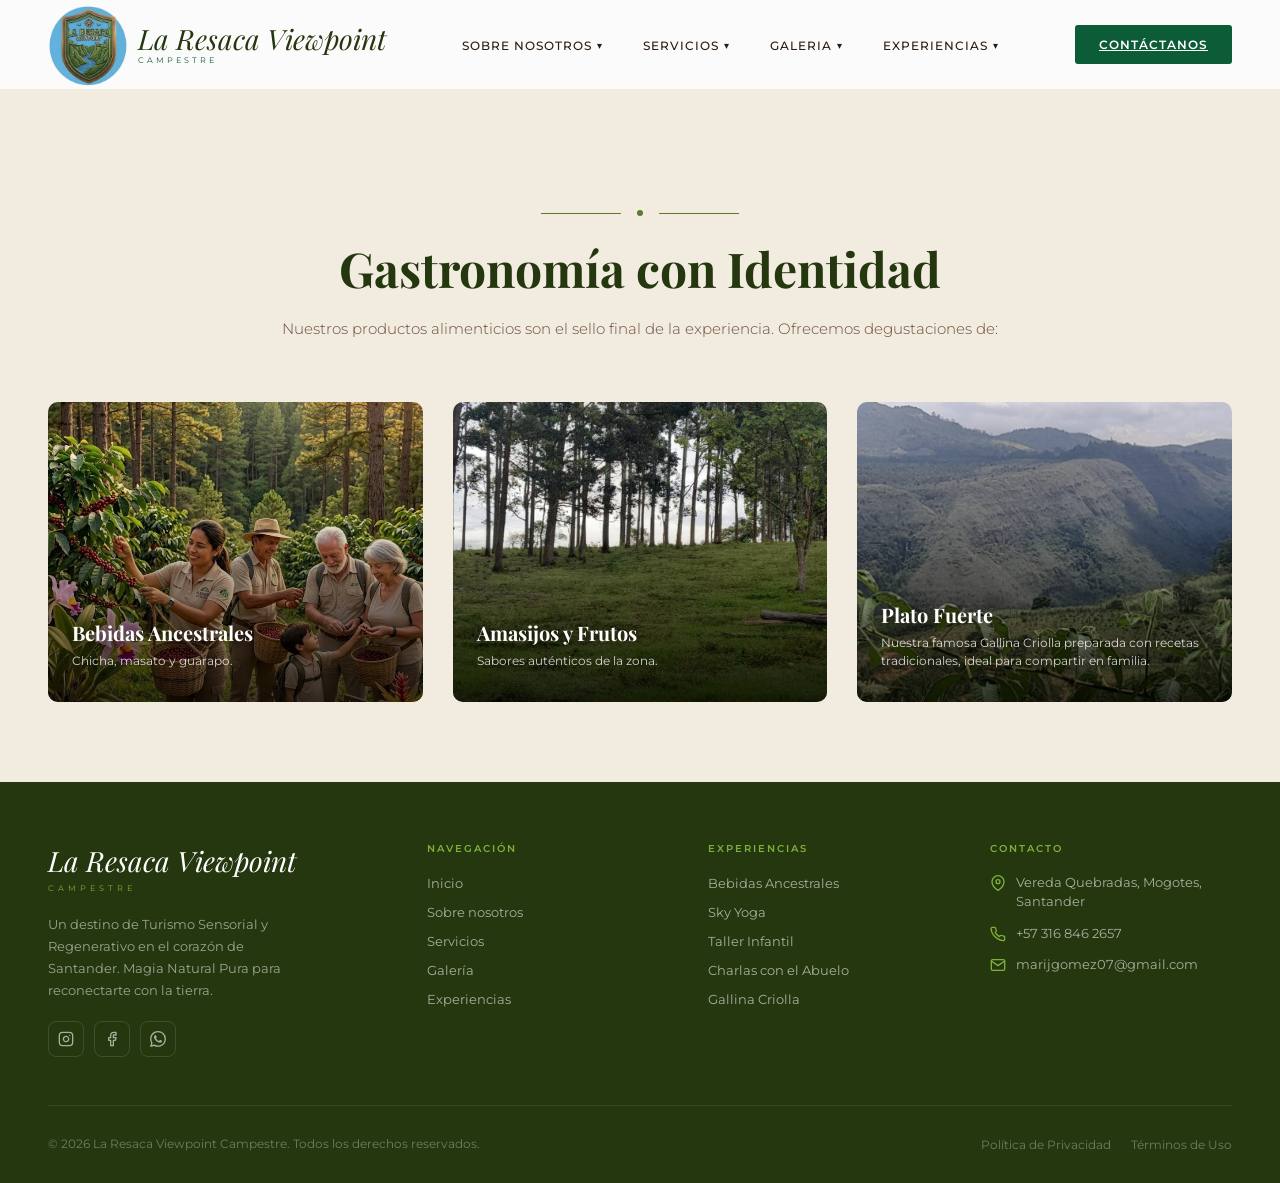
<file: experiencias.html>
<!DOCTYPE html>
<html lang="es">

<head>
  <meta charset="UTF-8">
  <meta name="viewport" content="width=device-width, initial-scale=1.0">
  <title>Experiencias - La Resaca Viewpoint</title>
  <link
    href="https://fonts.googleapis.com/css2?family=Playfair+Display:ital,wght@0,400;0,700;1,400&family=Cormorant+Garamond:wght@300;400;500&family=Montserrat:wght@300;400;500;600&display=swap"
    rel="stylesheet">
  <link rel="stylesheet" href="styles.css">
  <link rel="icon" href="img/logo.png" type="image/png">
  <script src="nav.js" defer></script>
</head>

<body>

  <!-- NAV -->
  <nav>
    <a href="index.html" class="nav-left" style="text-decoration: none;">
      <div class="logo-img">
        <img src="./img/logo.png" alt="La Resaca Viewpoint Logo">
      </div>
      <div class="nav-logo">
        <span class="logo-script">La Resaca Viewpoint</span>
        <span class="logo-sub">Campestre</span>
      </div>
    </a>

    <ul class="nav-links">
      <li><a href="sobre-nosotros.html" class="has-arrow">Sobre nosotros</a></li>
      <li><a href="servicios.html" class="has-arrow">Servicios</a></li>
      <li><a href="galeria.html" class="has-arrow">Galeria</a></li>
      <li><a href="experiencias.html" class="has-arrow">Experiencias</a></li>
    </ul>
    <a href="contacto.html" class="btn-reservar">Contáctanos</a>

    <button class="hamburger-btn" aria-label="Abrir menú" aria-expanded="false">
      <span class="hamburger-line"></span>
      <span class="hamburger-line"></span>
      <span class="hamburger-line"></span>
    </button>
  </nav>

  <!-- EXPERIENCIAS -->
  <section class="section-personaliza" id="experiencias" style="min-height: calc(100vh - 300px); padding-top: 120px;">
    <div class="ornament">
      <div class="ornament-dot"></div>
    </div>
    <h2 class="section-title">Gastronomía con Identidad</h2>
    <p class="section-subtitle">Nuestros productos alimenticios son el sello final de la experiencia. Ofrecemos
      degustaciones de:</p>

    <div class="experiences-grid">

      <div class="exp-card">
        <div class="exp-bg exp-bg-bebidas"></div>
        <div class="exp-overlay"></div>
        <div class="exp-content">
          <h3>Bebidas Ancestrales</h3>
          <p>Chicha, masato y guarapo.</p>
        </div>
      </div>

      <div class="exp-card">
        <div class="exp-bg exp-bg-amasijos"></div>
        <div class="exp-overlay" style="background: linear-gradient(0deg, rgba(0,0,0,0.75) 0%, transparent 60%)"></div>
        <div class="exp-content">
          <h3>Amasijos y Frutos</h3>
          <p>Sabores auténticos de la zona.</p>
          <div class="exp-price"><span></span></div>
        </div>
      </div>

      <div class="exp-card">
        <div class="exp-bg exp-bg-plato"></div>
        <div class="exp-overlay"></div>
        <div class="exp-content">
          <h3>Plato Fuerte</h3>
          <p>Nuestra famosa Gallina Criolla preparada con recetas tradicionales, ideal para compartir en familia.</p>
          <div class="exp-price"><span></span></div>
        </div>
      </div>

    </div>
  </section>

  <!-- FOOTER -->
  <footer class="site-footer">
    <div class="footer-inner">
      <div class="footer-brand">
        <span class="footer-logo">La Resaca Viewpoint</span>
        <span class="footer-tagline">Campestre</span>
        <p>Un destino de Turismo Sensorial y Regenerativo en el corazón de Santander. Magia Natural Pura para reconectarte con la tierra.</p>
        <div class="footer-social">
          <a href="#" aria-label="Instagram">
            <svg viewBox="0 0 24 24" fill="none" stroke="currentColor" stroke-width="2" stroke-linecap="round" stroke-linejoin="round"><rect x="2" y="2" width="20" height="20" rx="5" ry="5"></rect><path d="M16 11.37A4 4 0 1 1 12.63 8 4 4 0 0 1 16 11.37z"></path><line x1="17.5" y1="6.5" x2="17.51" y2="6.5"></line></svg>
          </a>
          <a href="#" aria-label="Facebook">
            <svg viewBox="0 0 24 24" fill="none" stroke="currentColor" stroke-width="2" stroke-linecap="round" stroke-linejoin="round"><path d="M18 2h-3a5 5 0 0 0-5 5v3H7v4h3v8h4v-8h3l1-4h-4V7a1 1 0 0 1 1-1h3z"></path></svg>
          </a>
          <a href="https://wa.me/573168462657" aria-label="WhatsApp" target="_blank" rel="noopener noreferrer">
            <svg viewBox="0 0 24 24" fill="currentColor"><path d="M17.472 14.382c-.297-.149-1.758-.867-2.03-.967-.273-.099-.471-.148-.67.15-.197.297-.767.966-.94 1.164-.173.199-.347.223-.644.075-.297-.15-1.255-.463-2.39-1.475-.883-.788-1.48-1.761-1.653-2.059-.173-.297-.018-.458.13-.606.134-.133.298-.347.446-.52.149-.174.198-.298.298-.497.099-.198.05-.371-.025-.52-.075-.149-.669-1.612-.916-2.207-.242-.579-.487-.5-.669-.51-.173-.008-.371-.01-.57-.01-.198 0-.52.074-.792.372-.272.297-1.04 1.016-1.04 2.479 0 1.462 1.065 2.875 1.213 3.074.149.198 2.096 3.2 5.077 4.487.709.306 1.262.489 1.694.625.712.227 1.36.195 1.871.118.571-.085 1.758-.719 2.006-1.413.248-.694.248-1.289.173-1.413-.074-.124-.272-.198-.57-.347m-5.421 7.403h-.004a9.87 9.87 0 01-5.031-1.378l-.361-.214-3.741.982.998-3.648-.235-.374a9.86 9.86 0 01-1.51-5.26c.001-5.45 4.436-9.884 9.888-9.884 2.64 0 5.122 1.03 6.988 2.898a9.825 9.825 0 012.893 6.994c-.003 5.45-4.437 9.884-9.885 9.884m8.413-18.297A11.815 11.815 0 0012.05 0C5.495 0 .16 5.335.157 11.892c0 2.096.547 4.142 1.588 5.945L.057 24l6.305-1.654a11.882 11.882 0 005.683 1.448h.005c6.554 0 11.89-5.335 11.893-11.893a11.821 11.821 0 00-3.48-8.413z"/></svg>
          </a>
        </div>
      </div>
      <div class="footer-col">
        <h4>Navegación</h4>
        <ul>
          <li><a href="index.html">Inicio</a></li>
          <li><a href="sobre-nosotros.html">Sobre nosotros</a></li>
          <li><a href="servicios.html">Servicios</a></li>
          <li><a href="galeria.html">Galería</a></li>
          <li><a href="experiencias.html">Experiencias</a></li>
        </ul>
      </div>
      <div class="footer-col">
        <h4>Experiencias</h4>
        <ul>
          <li><a href="#">Bebidas Ancestrales</a></li>
          <li><a href="#">Sky Yoga</a></li>
          <li><a href="#">Taller Infantil</a></li>
          <li><a href="#">Charlas con el Abuelo</a></li>
          <li><a href="#">Gallina Criolla</a></li>
        </ul>
      </div>
      <div class="footer-col">
        <h4>Contacto</h4>
        <div class="footer-contact-info">
          <div class="footer-contact-item">
            <svg viewBox="0 0 24 24" fill="none" stroke="currentColor" stroke-width="2" stroke-linecap="round" stroke-linejoin="round"><path d="M21 10c0 7-9 13-9 13s-9-6-9-13a9 9 0 0 1 18 0z"></path><circle cx="12" cy="10" r="3"></circle></svg>
            <span>Vereda Quebradas, Mogotes, Santander</span>
          </div>
          <div class="footer-contact-item">
            <svg viewBox="0 0 24 24" fill="none" stroke="currentColor" stroke-width="2" stroke-linecap="round" stroke-linejoin="round"><path d="M22 16.92v3a2 2 0 0 1-2.18 2 19.79 19.79 0 0 1-8.63-3.07A19.5 19.5 0 0 1 4.69 13a19.79 19.79 0 0 1-3.07-8.67A2 2 0 0 1 3.58 2h3a2 2 0 0 1 2 1.72c.127.96.361 1.903.7 2.81a2 2 0 0 1-.45 2.11L7.91 9.91a16 16 0 0 0 6.06 6.06l1.27-1.27a2 2 0 0 1 2.11-.45c.907.339 1.85.573 2.81.7A2 2 0 0 1 22 16.92z"></path></svg>
            <a href="tel:+573168462657">+57 316 846 2657</a>
          </div>
          <div class="footer-contact-item">
            <svg viewBox="0 0 24 24" fill="none" stroke="currentColor" stroke-width="2" stroke-linecap="round" stroke-linejoin="round"><path d="M4 4h16c1.1 0 2 .9 2 2v12c0 1.1-.9 2-2 2H4c-1.1 0-2-.9-2-2V6c0-1.1.9-2 2-2z"></path><polyline points="22,6 12,13 2,6"></polyline></svg>
            <a href="mailto:marijgomez07@gmail.com">marijgomez07@gmail.com</a>
          </div>
        </div>
      </div>
    </div>
    <div class="footer-bottom">
      <p>© 2026 La Resaca Viewpoint Campestre. Todos los derechos reservados.</p>
      <ul class="footer-bottom-links">
        <li><a href="#">Política de Privacidad</a></li>
        <li><a href="#">Términos de Uso</a></li>
      </ul>
    </div>
  </footer>


</body>
</html>
</file>
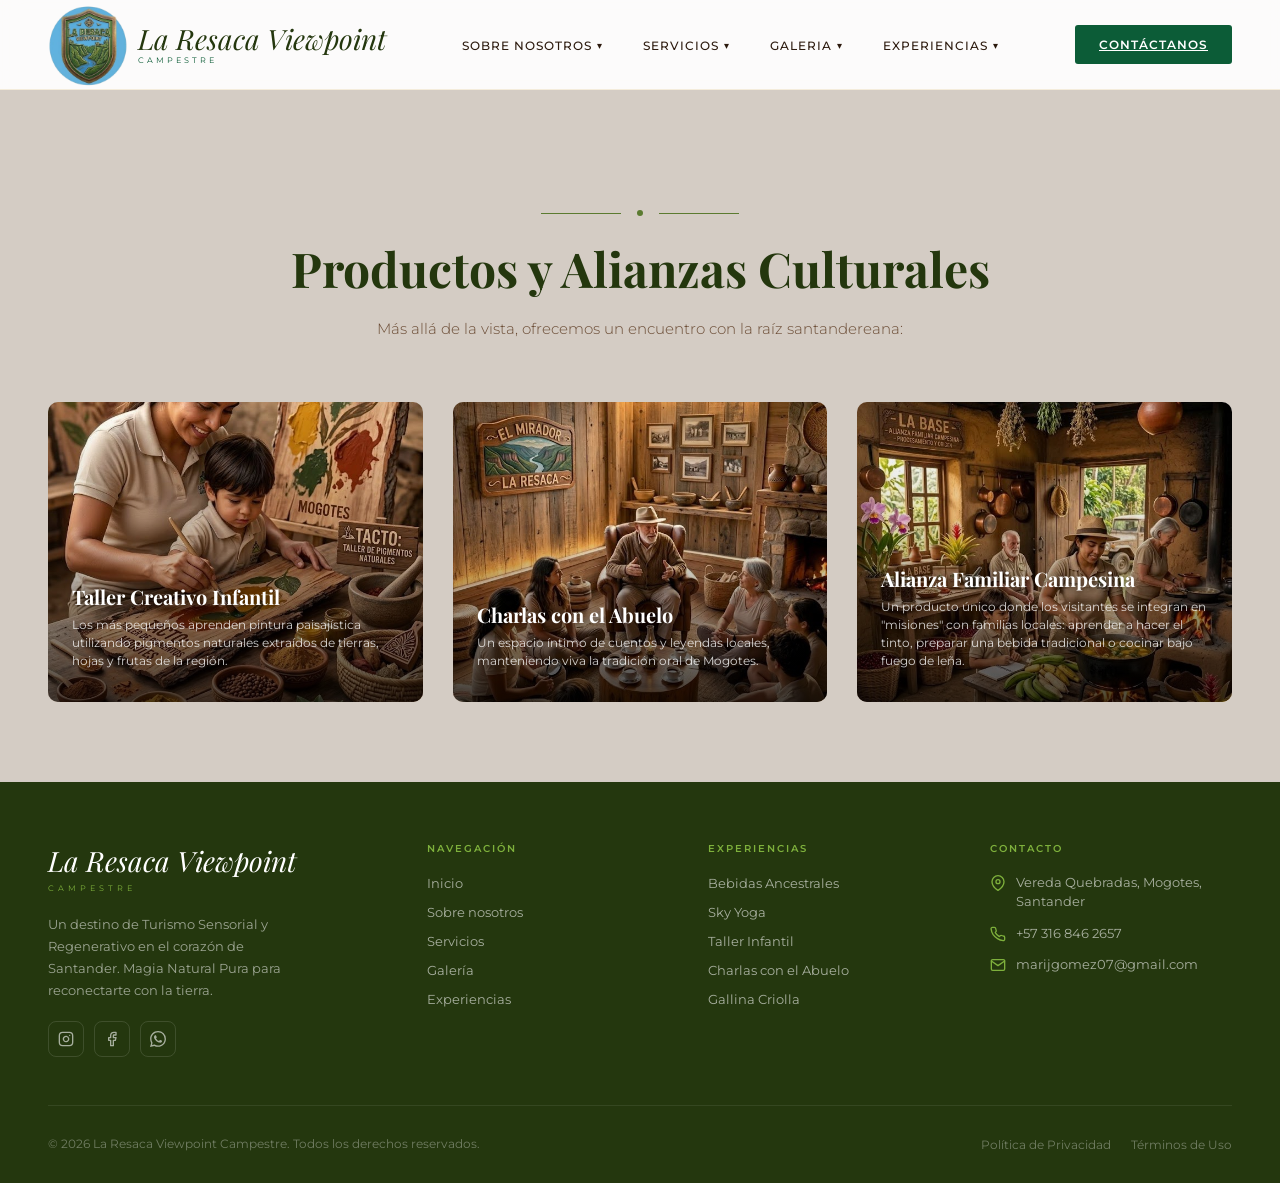
<file: servicios.html>
<!DOCTYPE html>
<html lang="es">

<head>
  <meta charset="UTF-8">
  <meta name="viewport" content="width=device-width, initial-scale=1.0">
  <title>Servicios - La Resaca Viewpoint</title>
  <link
    href="https://fonts.googleapis.com/css2?family=Playfair+Display:ital,wght@0,400;0,700;1,400&family=Cormorant+Garamond:wght@300;400;500&family=Montserrat:wght@300;400;500;600&display=swap"
    rel="stylesheet">
  <link rel="stylesheet" href="styles.css">
  <link rel="icon" href="img/logo.png" type="image/png">
  <script src="nav.js" defer></script>
</head>

<body>

  <!-- NAV -->
  <nav>
    <a href="index.html" class="nav-left" style="text-decoration: none;">
      <div class="logo-img">
        <img src="./img/logo.png" alt="La Resaca Viewpoint Logo">
      </div>
      <div class="nav-logo">
        <span class="logo-script">La Resaca Viewpoint</span>
        <span class="logo-sub">Campestre</span>
      </div>
    </a>

    <ul class="nav-links">
      <li><a href="sobre-nosotros.html" class="has-arrow">Sobre nosotros</a></li>
      <li><a href="servicios.html" class="has-arrow">Servicios</a></li>
      <li><a href="galeria.html" class="has-arrow">Galeria</a></li>
      <li><a href="experiencias.html" class="has-arrow">Experiencias</a></li>
    </ul>
    <a href="contacto.html" class="btn-reservar">Contáctanos</a>

    <button class="hamburger-btn" aria-label="Abrir menú" aria-expanded="false">
      <span class="hamburger-line"></span>
      <span class="hamburger-line"></span>
      <span class="hamburger-line"></span>
    </button>
  </nav>

  <!-- SERVICIOS -->
  <section class="section-personaliza1" id="servicios" style="min-height: calc(100vh - 300px); padding-top: 120px;">
    <div class="ornament">
      <div class="ornament-dot"></div>
    </div>
    <h2 class="section-title">Productos y Alianzas Culturales</h2>
    <p class="section-subtitle">Más allá de la vista, ofrecemos un encuentro con la raíz santandereana:</p>

    <div class="experiences-grid">

      <div class="exp-card">
        <div class="exp-bg exp-bg-taller"></div>
        <div class="exp-overlay"></div>
        <div class="exp-content">
          <h3>Taller Creativo Infantil</h3>
          <p>Los más pequeños aprenden pintura paisajística utilizando pigmentos naturales extraídos de tierras, hojas y
            frutas de la región.</p>
        </div>
      </div>

      <div class="exp-card">
        <div class="exp-bg exp-bg-charlas"></div>
        <div class="exp-overlay" style="background: linear-gradient(0deg, rgba(0,0,0,0.75) 0%, transparent 60%)"></div>
        <div class="exp-content">
          <h3>Charlas con el Abuelo</h3>
          <p>Un espacio íntimo de cuentos y leyendas locales, manteniendo viva la tradición oral de Mogotes.</p>
          <div class="exp-price"><span></span></div>
        </div>
      </div>

      <div class="exp-card">
        <div class="exp-bg exp-bg-alianza"></div>
        <div class="exp-overlay"></div>
        <div class="exp-content">
          <h3>Alianza Familiar Campesina</h3>
          <p>Un producto único donde los visitantes se integran en "misiones" con familias locales: aprender a hacer el
            tinto, preparar una bebida tradicional o cocinar bajo fuego de leña.</p>
          <div class="exp-price"><span></span></div>
        </div>
      </div>

    </div>
  </section>

  <!-- FOOTER -->
  <footer class="site-footer">
    <div class="footer-inner">
      <div class="footer-brand">
        <span class="footer-logo">La Resaca Viewpoint</span>
        <span class="footer-tagline">Campestre</span>
        <p>Un destino de Turismo Sensorial y Regenerativo en el corazón de Santander. Magia Natural Pura para reconectarte con la tierra.</p>
        <div class="footer-social">
          <a href="#" aria-label="Instagram">
            <svg viewBox="0 0 24 24" fill="none" stroke="currentColor" stroke-width="2" stroke-linecap="round" stroke-linejoin="round"><rect x="2" y="2" width="20" height="20" rx="5" ry="5"></rect><path d="M16 11.37A4 4 0 1 1 12.63 8 4 4 0 0 1 16 11.37z"></path><line x1="17.5" y1="6.5" x2="17.51" y2="6.5"></line></svg>
          </a>
          <a href="#" aria-label="Facebook">
            <svg viewBox="0 0 24 24" fill="none" stroke="currentColor" stroke-width="2" stroke-linecap="round" stroke-linejoin="round"><path d="M18 2h-3a5 5 0 0 0-5 5v3H7v4h3v8h4v-8h3l1-4h-4V7a1 1 0 0 1 1-1h3z"></path></svg>
          </a>
          <a href="https://wa.me/573168462657" aria-label="WhatsApp" target="_blank" rel="noopener noreferrer">
            <svg viewBox="0 0 24 24" fill="currentColor"><path d="M17.472 14.382c-.297-.149-1.758-.867-2.03-.967-.273-.099-.471-.148-.67.15-.197.297-.767.966-.94 1.164-.173.199-.347.223-.644.075-.297-.15-1.255-.463-2.39-1.475-.883-.788-1.48-1.761-1.653-2.059-.173-.297-.018-.458.13-.606.134-.133.298-.347.446-.52.149-.174.198-.298.298-.497.099-.198.05-.371-.025-.52-.075-.149-.669-1.612-.916-2.207-.242-.579-.487-.5-.669-.51-.173-.008-.371-.01-.57-.01-.198 0-.52.074-.792.372-.272.297-1.04 1.016-1.04 2.479 0 1.462 1.065 2.875 1.213 3.074.149.198 2.096 3.2 5.077 4.487.709.306 1.262.489 1.694.625.712.227 1.36.195 1.871.118.571-.085 1.758-.719 2.006-1.413.248-.694.248-1.289.173-1.413-.074-.124-.272-.198-.57-.347m-5.421 7.403h-.004a9.87 9.87 0 01-5.031-1.378l-.361-.214-3.741.982.998-3.648-.235-.374a9.86 9.86 0 01-1.51-5.26c.001-5.45 4.436-9.884 9.888-9.884 2.64 0 5.122 1.03 6.988 2.898a9.825 9.825 0 012.893 6.994c-.003 5.45-4.437 9.884-9.885 9.884m8.413-18.297A11.815 11.815 0 0012.05 0C5.495 0 .16 5.335.157 11.892c0 2.096.547 4.142 1.588 5.945L.057 24l6.305-1.654a11.882 11.882 0 005.683 1.448h.005c6.554 0 11.89-5.335 11.893-11.893a11.821 11.821 0 00-3.48-8.413z"/></svg>
          </a>
        </div>
      </div>
      <div class="footer-col">
        <h4>Navegación</h4>
        <ul>
          <li><a href="index.html">Inicio</a></li>
          <li><a href="sobre-nosotros.html">Sobre nosotros</a></li>
          <li><a href="servicios.html">Servicios</a></li>
          <li><a href="galeria.html">Galería</a></li>
          <li><a href="experiencias.html">Experiencias</a></li>
        </ul>
      </div>
      <div class="footer-col">
        <h4>Experiencias</h4>
        <ul>
          <li><a href="#">Bebidas Ancestrales</a></li>
          <li><a href="#">Sky Yoga</a></li>
          <li><a href="#">Taller Infantil</a></li>
          <li><a href="#">Charlas con el Abuelo</a></li>
          <li><a href="#">Gallina Criolla</a></li>
        </ul>
      </div>
      <div class="footer-col">
        <h4>Contacto</h4>
        <div class="footer-contact-info">
          <div class="footer-contact-item">
            <svg viewBox="0 0 24 24" fill="none" stroke="currentColor" stroke-width="2" stroke-linecap="round" stroke-linejoin="round"><path d="M21 10c0 7-9 13-9 13s-9-6-9-13a9 9 0 0 1 18 0z"></path><circle cx="12" cy="10" r="3"></circle></svg>
            <span>Vereda Quebradas, Mogotes, Santander</span>
          </div>
          <div class="footer-contact-item">
            <svg viewBox="0 0 24 24" fill="none" stroke="currentColor" stroke-width="2" stroke-linecap="round" stroke-linejoin="round"><path d="M22 16.92v3a2 2 0 0 1-2.18 2 19.79 19.79 0 0 1-8.63-3.07A19.5 19.5 0 0 1 4.69 13a19.79 19.79 0 0 1-3.07-8.67A2 2 0 0 1 3.58 2h3a2 2 0 0 1 2 1.72c.127.96.361 1.903.7 2.81a2 2 0 0 1-.45 2.11L7.91 9.91a16 16 0 0 0 6.06 6.06l1.27-1.27a2 2 0 0 1 2.11-.45c.907.339 1.85.573 2.81.7A2 2 0 0 1 22 16.92z"></path></svg>
            <a href="tel:+573168462657">+57 316 846 2657</a>
          </div>
          <div class="footer-contact-item">
            <svg viewBox="0 0 24 24" fill="none" stroke="currentColor" stroke-width="2" stroke-linecap="round" stroke-linejoin="round"><path d="M4 4h16c1.1 0 2 .9 2 2v12c0 1.1-.9 2-2 2H4c-1.1 0-2-.9-2-2V6c0-1.1.9-2 2-2z"></path><polyline points="22,6 12,13 2,6"></polyline></svg>
            <a href="mailto:marijgomez07@gmail.com">marijgomez07@gmail.com</a>
          </div>
        </div>
      </div>
    </div>
    <div class="footer-bottom">
      <p>© 2026 La Resaca Viewpoint Campestre. Todos los derechos reservados.</p>
      <ul class="footer-bottom-links">
        <li><a href="#">Política de Privacidad</a></li>
        <li><a href="#">Términos de Uso</a></li>
      </ul>
    </div>
  </footer>


</body>
</html>
</file>
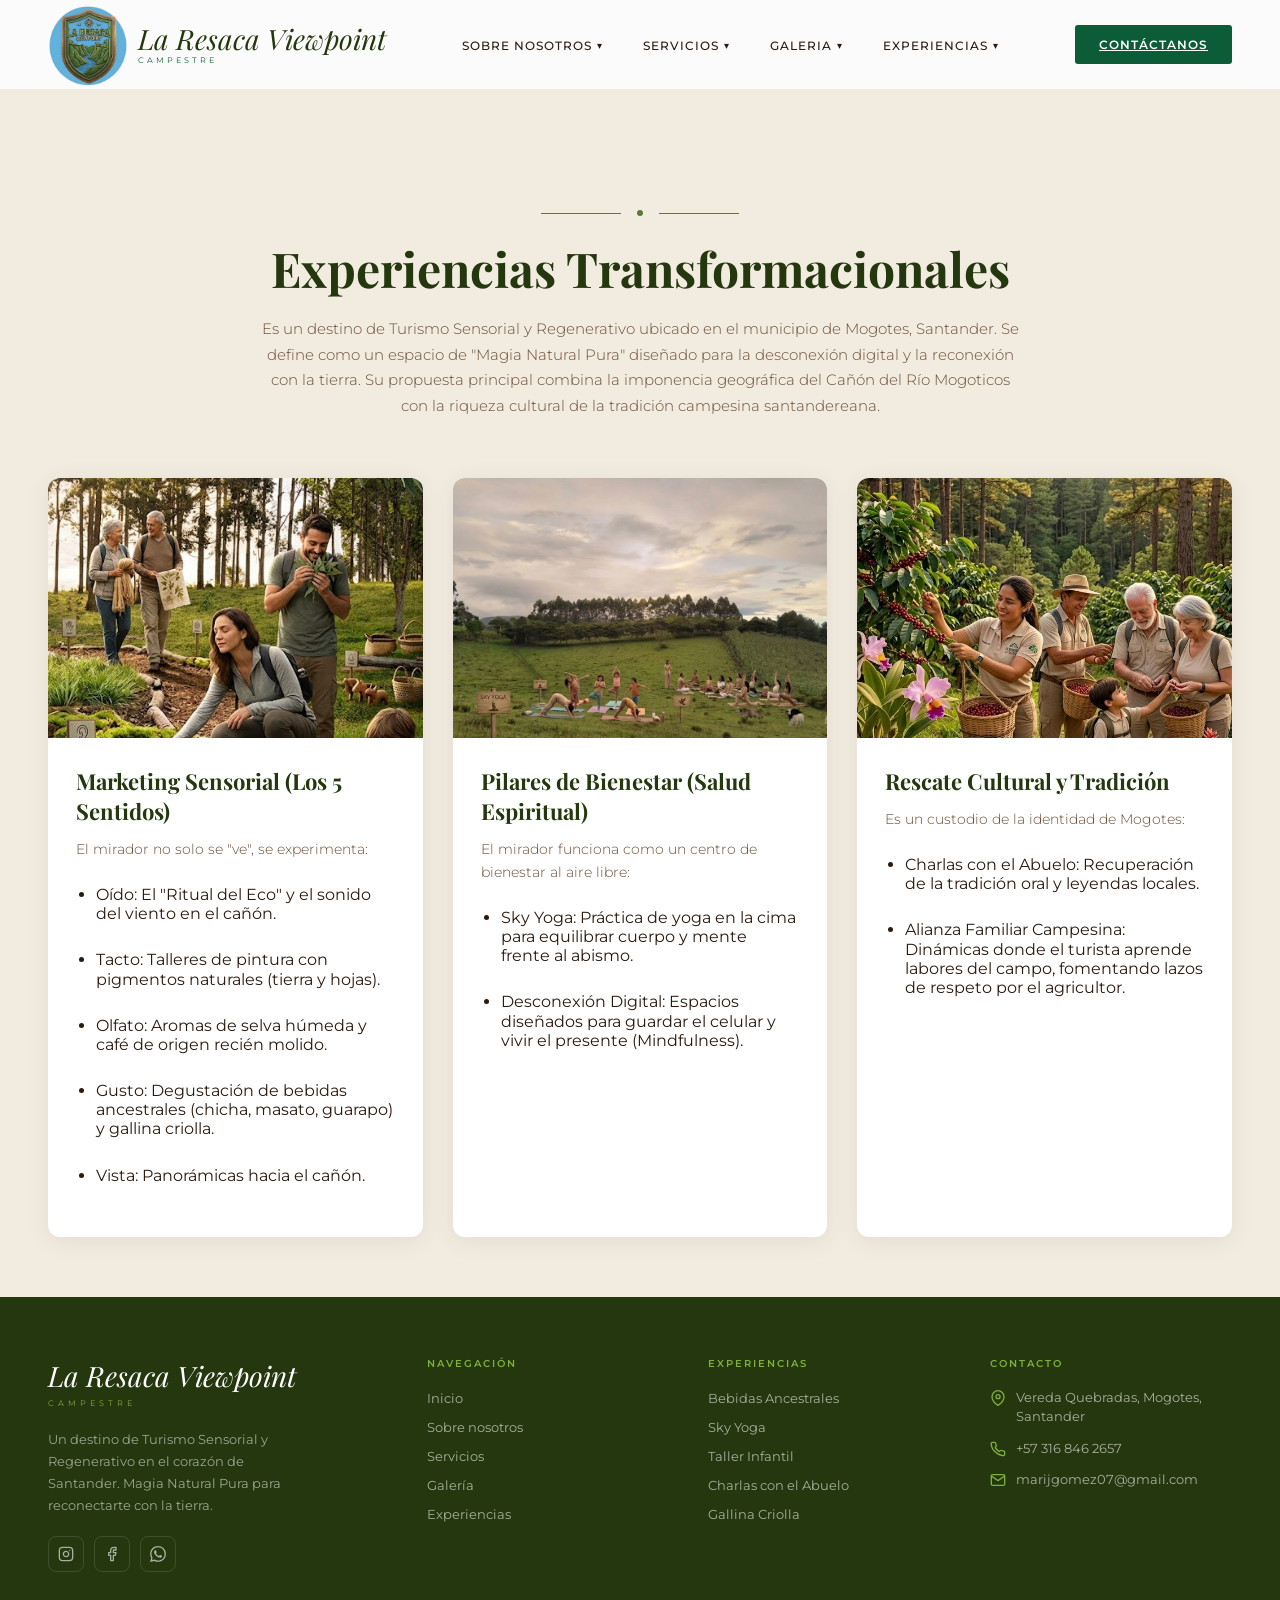
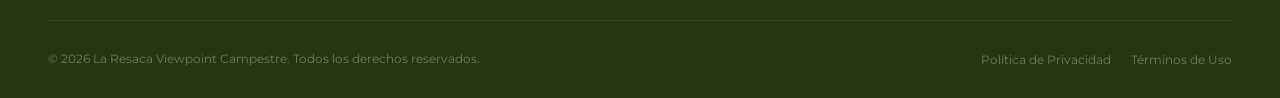
<file: sobre-nosotros.html>
<!DOCTYPE html>
<html lang="es">

<head>
  <meta charset="UTF-8">
  <meta name="viewport" content="width=device-width, initial-scale=1.0">
  <title>Sobre Nosotros - La Resaca Viewpoint</title>
  <link
    href="https://fonts.googleapis.com/css2?family=Playfair+Display:ital,wght@0,400;0,700;1,400&family=Cormorant+Garamond:wght@300;400;500&family=Montserrat:wght@300;400;500;600&display=swap"
    rel="stylesheet">
  <link rel="stylesheet" href="styles.css">
  <link rel="icon" href="img/logo.png" type="image/png">
  <script src="nav.js" defer></script>
</head>

<body>

  <!-- NAV -->
  <nav>
    <a href="index.html" class="nav-left" style="text-decoration: none;">
      <div class="logo-img">
        <img src="./img/logo.png" alt="La Resaca Viewpoint Logo">
      </div>
      <div class="nav-logo">
        <span class="logo-script">La Resaca Viewpoint</span>
        <span class="logo-sub">Campestre</span>
      </div>
    </a>

    <ul class="nav-links">
      <li><a href="sobre-nosotros.html" class="has-arrow">Sobre nosotros</a></li>
      <li><a href="servicios.html" class="has-arrow">Servicios</a></li>
      <li><a href="galeria.html" class="has-arrow">Galeria</a></li>
      <li><a href="experiencias.html" class="has-arrow">Experiencias</a></li>
    </ul>
    <a href="contacto.html" class="btn-reservar">Contáctanos</a>

    <button class="hamburger-btn" aria-label="Abrir menú" aria-expanded="false">
      <span class="hamburger-line"></span>
      <span class="hamburger-line"></span>
      <span class="hamburger-line"></span>
    </button>
  </nav>

  <!-- EXPERIENCIAS TRANSFORMACIONALES (SOBRE NOSOTROS) -->
  <section class="section-experiences" id="sobre-nosotros" style="min-height: calc(100vh - 300px); padding-top: 120px;">
    <div class="ornament">
      <div class="ornament-dot"></div>
    </div>
    <h2 class="section-title">Experiencias Transformacionales</h2>
    <p class="section-subtitle">Es un destino de Turismo Sensorial y Regenerativo ubicado en el municipio de Mogotes,
      Santander. Se define como un espacio de "Magia Natural Pura" diseñado para la desconexión digital y la reconexión
      con la tierra. Su propuesta principal combina la imponencia geográfica del Cañón del Río Mogoticos con la riqueza
      cultural de la tradición campesina santandereana.</p>

    <div class="cards-grid">

      <!-- Refugios -->
      <div class="card">
        <img class="card-img" src="./img/Experiencia sensorial.jpg" alt="Marketing Sensorial (Los 5 Sentidos)">
        <div class="card-body">
          <h3>Marketing Sensorial (Los 5 Sentidos)</h3>
          <p>El mirador no solo se "ve", se experimenta:</p>
          <ul>
            <li>Oído: El "Ritual del Eco" y el sonido del viento en el cañón.</li><br>
            <li>Tacto: Talleres de pintura con pigmentos naturales (tierra y hojas).</li><br>
            <li>Olfato: Aromas de selva húmeda y café de origen recién molido.</li><br>
            <li>Gusto: Degustación de bebidas ancestrales (chicha, masato, guarapo) y gallina criolla.</li><br>
            <li>Vista: Panorámicas hacia el cañón.
            </li>
          </ul>
        </div>
      </div>

      <!-- Gastronomía -->
      <div class="card">
        <img class="card-img" src="./img/Sky yoga.jpg" alt="Pilares de Bienestar (Salud Espiritual)">
        <div class="card-body">
          <h3>Pilares de Bienestar (Salud Espiritual)
          </h3>
          <p>
            El mirador funciona como un centro de bienestar al aire libre:</p>
          <ul>
            <li>Sky Yoga: Práctica de yoga en la cima para equilibrar cuerpo y mente frente al abismo.</li><br>
            <li>Desconexión Digital: Espacios diseñados para guardar el celular y vivir el presente (Mindfulness).</li>
          </ul>
        </div>
      </div>

      <!-- Bienestar -->
      <div class="card">
        <img class="card-img" src="./img/Alianza familiar campesina.jpg" alt="Rescate Cultural y Tradición">
        <div class="card-body">
          <h3>Rescate Cultural y Tradición</h3>
          <p>Es un custodio de la identidad de Mogotes:</p>
          <ul>
            <li>Charlas con el Abuelo: Recuperación de la tradición oral y leyendas locales.</li><br>
            <li>Alianza Familiar Campesina: Dinámicas donde el turista aprende labores del campo, fomentando lazos de
              respeto por el agricultor.</li>
          </ul>
        </div>
      </div>

    </div>
  </section>

  <!-- FOOTER -->
  <footer class="site-footer">
    <div class="footer-inner">
      <div class="footer-brand">
        <span class="footer-logo">La Resaca Viewpoint</span>
        <span class="footer-tagline">Campestre</span>
        <p>Un destino de Turismo Sensorial y Regenerativo en el corazón de Santander. Magia Natural Pura para reconectarte con la tierra.</p>
        <div class="footer-social">
          <a href="#" aria-label="Instagram">
            <svg viewBox="0 0 24 24" fill="none" stroke="currentColor" stroke-width="2" stroke-linecap="round" stroke-linejoin="round"><rect x="2" y="2" width="20" height="20" rx="5" ry="5"></rect><path d="M16 11.37A4 4 0 1 1 12.63 8 4 4 0 0 1 16 11.37z"></path><line x1="17.5" y1="6.5" x2="17.51" y2="6.5"></line></svg>
          </a>
          <a href="#" aria-label="Facebook">
            <svg viewBox="0 0 24 24" fill="none" stroke="currentColor" stroke-width="2" stroke-linecap="round" stroke-linejoin="round"><path d="M18 2h-3a5 5 0 0 0-5 5v3H7v4h3v8h4v-8h3l1-4h-4V7a1 1 0 0 1 1-1h3z"></path></svg>
          </a>
          <a href="https://wa.me/573168462657" aria-label="WhatsApp" target="_blank" rel="noopener noreferrer">
            <svg viewBox="0 0 24 24" fill="currentColor"><path d="M17.472 14.382c-.297-.149-1.758-.867-2.03-.967-.273-.099-.471-.148-.67.15-.197.297-.767.966-.94 1.164-.173.199-.347.223-.644.075-.297-.15-1.255-.463-2.39-1.475-.883-.788-1.48-1.761-1.653-2.059-.173-.297-.018-.458.13-.606.134-.133.298-.347.446-.52.149-.174.198-.298.298-.497.099-.198.05-.371-.025-.52-.075-.149-.669-1.612-.916-2.207-.242-.579-.487-.5-.669-.51-.173-.008-.371-.01-.57-.01-.198 0-.52.074-.792.372-.272.297-1.04 1.016-1.04 2.479 0 1.462 1.065 2.875 1.213 3.074.149.198 2.096 3.2 5.077 4.487.709.306 1.262.489 1.694.625.712.227 1.36.195 1.871.118.571-.085 1.758-.719 2.006-1.413.248-.694.248-1.289.173-1.413-.074-.124-.272-.198-.57-.347m-5.421 7.403h-.004a9.87 9.87 0 01-5.031-1.378l-.361-.214-3.741.982.998-3.648-.235-.374a9.86 9.86 0 01-1.51-5.26c.001-5.45 4.436-9.884 9.888-9.884 2.64 0 5.122 1.03 6.988 2.898a9.825 9.825 0 012.893 6.994c-.003 5.45-4.437 9.884-9.885 9.884m8.413-18.297A11.815 11.815 0 0012.05 0C5.495 0 .16 5.335.157 11.892c0 2.096.547 4.142 1.588 5.945L.057 24l6.305-1.654a11.882 11.882 0 005.683 1.448h.005c6.554 0 11.89-5.335 11.893-11.893a11.821 11.821 0 00-3.48-8.413z"/></svg>
          </a>
        </div>
      </div>
      <div class="footer-col">
        <h4>Navegación</h4>
        <ul>
          <li><a href="index.html">Inicio</a></li>
          <li><a href="sobre-nosotros.html">Sobre nosotros</a></li>
          <li><a href="servicios.html">Servicios</a></li>
          <li><a href="galeria.html">Galería</a></li>
          <li><a href="experiencias.html">Experiencias</a></li>
        </ul>
      </div>
      <div class="footer-col">
        <h4>Experiencias</h4>
        <ul>
          <li><a href="#">Bebidas Ancestrales</a></li>
          <li><a href="#">Sky Yoga</a></li>
          <li><a href="#">Taller Infantil</a></li>
          <li><a href="#">Charlas con el Abuelo</a></li>
          <li><a href="#">Gallina Criolla</a></li>
        </ul>
      </div>
      <div class="footer-col">
        <h4>Contacto</h4>
        <div class="footer-contact-info">
          <div class="footer-contact-item">
            <svg viewBox="0 0 24 24" fill="none" stroke="currentColor" stroke-width="2" stroke-linecap="round" stroke-linejoin="round"><path d="M21 10c0 7-9 13-9 13s-9-6-9-13a9 9 0 0 1 18 0z"></path><circle cx="12" cy="10" r="3"></circle></svg>
            <span>Vereda Quebradas, Mogotes, Santander</span>
          </div>
          <div class="footer-contact-item">
            <svg viewBox="0 0 24 24" fill="none" stroke="currentColor" stroke-width="2" stroke-linecap="round" stroke-linejoin="round"><path d="M22 16.92v3a2 2 0 0 1-2.18 2 19.79 19.79 0 0 1-8.63-3.07A19.5 19.5 0 0 1 4.69 13a19.79 19.79 0 0 1-3.07-8.67A2 2 0 0 1 3.58 2h3a2 2 0 0 1 2 1.72c.127.96.361 1.903.7 2.81a2 2 0 0 1-.45 2.11L7.91 9.91a16 16 0 0 0 6.06 6.06l1.27-1.27a2 2 0 0 1 2.11-.45c.907.339 1.85.573 2.81.7A2 2 0 0 1 22 16.92z"></path></svg>
            <a href="tel:+573168462657">+57 316 846 2657</a>
          </div>
          <div class="footer-contact-item">
            <svg viewBox="0 0 24 24" fill="none" stroke="currentColor" stroke-width="2" stroke-linecap="round" stroke-linejoin="round"><path d="M4 4h16c1.1 0 2 .9 2 2v12c0 1.1-.9 2-2 2H4c-1.1 0-2-.9-2-2V6c0-1.1.9-2 2-2z"></path><polyline points="22,6 12,13 2,6"></polyline></svg>
            <a href="mailto:marijgomez07@gmail.com">marijgomez07@gmail.com</a>
          </div>
        </div>
      </div>
    </div>
    <div class="footer-bottom">
      <p>© 2026 La Resaca Viewpoint Campestre. Todos los derechos reservados.</p>
      <ul class="footer-bottom-links">
        <li><a href="#">Política de Privacidad</a></li>
        <li><a href="#">Términos de Uso</a></li>
      </ul>
    </div>
  </footer>


</body>
</html>
</file>
<file: styles.css>
:root {
  /* ── PALETA DE COLORES PRINCIPAL (VERDES Y NATURALEZA) ── */
  --cream: #d4ccc4;
  --dark-brown: #24370e; /* Verde oscuro forestal */
  --dark-brown-rgb: 36, 55, 14;
  --warm-brown: #0c5c37; /* Verde esmeralda rico */
  --gold: #5b7b30;       /* Verde oliva */
  --light-gold: #7eb03c; /* Verde claro lima */
  --white: #ffffff;
  --white-rgb: 255, 255, 255;

  /* Colores del diseño original (marrones/dorados) conservados por referencia:
     --cream-orig: #f5f0e8;
     --dark-brown-orig: #3a1f0d;
     --warm-brown-orig: #7b3f1a;
     --gold-orig: #c8922a;
     --light-gold-orig: #e8b84b;
  */

  /* ── TIPOGRAFÍA Y TEXTO ── */
  --text: #2c1a0e;       /* Marrón muy oscuro */
  --text-light: #6b4c35; /* Marrón medio */
  --review-text: #5a3a25; /* Marrón para reseñas */

  /* ── COLORES DE ENFOQUE Y ACENTO DE FORMULARIOS ── */
  --primary-green: #5c753c; /* Verde medio para h1 y botones de formulario */
  --error-color: #d32f2f;   /* Rojo para mensajes de error */
  --focus-glow: rgba(212, 107, 130, 0.2); /* Sombra rosa suave de enfoque */
  --focus-glow-strong: rgba(212, 107, 130, 0.5);

  /* ── COLORES DE COMPONENTES Y FONDOS ── */
  --card-bg: #ffffff;
  --section-bg: #f2ece0;   /* Crema claro */
  --form-bg: #62B1DF;      /* Azul claro para el fondo del grid de contacto */
  --mobile-menu-bg: #faf7f2; /* Crema suave para el menú móvil desplegado */
  --nav-bg-opacity: rgba(255, 255, 255, 0.92);

  /* ── DETALLES Y DECORACIONES ── */
  --brand-gold: #c8922a;   /* Oro clásico del diseño original (usado en bordes) */
  --brand-gold-rgb: 200, 146, 42;
  --warm-gold: #c8a070;    /* Oro cálido / bronce (usado en botones y detalles) */
  --star-color: #f5a623;   /* Color de estrellas de reseñas */
  --border-light: #ddd;
  --border-medium: #ccc;

  /* ── ICONOS Y PLATAFORMAS SOCIALES ── */
  --tripadvisor-color: #00aa6c;
  --airbnb-color: #ff5a5f;
  --google-color: #4285f4;
  --booking-color: #003580;
  --whatsapp-color: #25d366;

  /* ── GRÁFICOS (CABAÑAS / HUTS) ── */
  --hut-roof: #2a1505;
  --hut-body: #1a0d03;

  /* ── DIMENSIONES ── */
  --nav-height: 90px;
}

* {
  margin: 0;
  padding: 0;
  box-sizing: border-box;
}

html {
  scroll-behavior: smooth;
}

body {
  font-family: 'Montserrat', sans-serif;
  background: var(--cream);
  color: var(--text);
  overflow-x: hidden;
}

h2 {
  color: var(--dark-brown)
}

/* ── NAV ── */
nav {
  position: sticky;
  top: 0;
  left: 0;
  right: 0;
  z-index: 1000;
  display: flex;
  align-items: center;
  justify-content: space-between;
  height: var(--nav-height);
  padding: 0 48px;
  background: var(--nav-bg-opacity);
  backdrop-filter: blur(10px);
  border-bottom: 1px solid rgba(var(--brand-gold-rgb), 0.15);
  transition: background 0.3s;
}

@media (min-width: 1496px) {
  nav {
    padding: 0 calc((100% - 1400px) / 2);
  }
}

.logo-img img {
  width: 80px;
  height: auto;
  display: flex;
}

.nav-left {
  display: flex;
  align-items: center;
  gap: 10px;
  flex-direction: row;
  flex-shrink: 0;
}

.nav-logo {
  display: flex;
  flex-direction: column;
  align-items: flex-start;
}

.nav-logo .logo-script {
  font-family: 'Playfair Display', serif;
  font-style: italic;
  font-size: 28px;
  color: var(--dark-brown);
  line-height: 1;
}

.nav-logo .logo-sub {
  font-size: 8px;
  letter-spacing: 3px;
  text-transform: uppercase;
  color: var(--warm-brown);
  margin-top: 2px;
}

.nav-links {
  display: flex;
  align-items: center;
  gap: 40px;
  list-style: none;
}

.nav-links a {
  text-decoration: none;
  font-size: 12px;
  letter-spacing: 1px;
  text-transform: uppercase;
  font-weight: 500;
  color: var(--text);
  transition: color 0.2s;
  display: inline-flex;
  align-items: center;
  white-space: nowrap;
}

.nav-links a:hover {
  color: var(--warm-brown);
}

.nav-links .has-arrow::after {
  content: '▾';
  font-size: 10px;
  margin-left: 5px;
  display: inline-block;
}

.btn-reservar {
  background: var(--warm-brown);
  color: white;
  border: none;
  padding: 12px 24px;
  font-size: 12px;
  font-family: 'Montserrat', sans-serif;
  font-weight: 600;
  letter-spacing: 1px;
  text-transform: uppercase;
  cursor: pointer;
  border-radius: 3px;
  transition: background 0.2s, transform 0.1s;
  flex-shrink: 0;
}

.btn-reservar:hover {
  background: var(--dark-brown);
  transform: translateY(-1px);
}

/* ── HAMBURGER BUTTON (Desktop) ── */
.hamburger-btn {
  display: none; /* Hidden by default on desktop */
  position: relative;
  width: 24px;
  height: 18px;
  background: transparent;
  border: none;
  cursor: pointer;
  z-index: 10005;
  padding: 0;
  flex-direction: column;
  justify-content: space-between;
}

.hamburger-line {
  display: block;
  width: 100%;
  height: 2px;
  background-color: var(--dark-brown);
  border-radius: 2px;
  transition: transform 0.3s cubic-bezier(0.25, 0.8, 0.25, 1), opacity 0.3s ease;
}



/* ── HERO ── */
/* .hero {
    position: relative;
    height: 100vh;
    min-height: 600px;
    display: flex; align-items: center; justify-content: center;
    overflow: hidden;
  }

  .hero-bg {
    position: absolute; inset: 0;
    background: linear-gradient(
      135deg,
      #1a0a00 0%,
      #36491d 20%,
      #4b6728 40%,
      #719442 60%,
      #98c460 75%,
      #5c8527 85%,
      #1a0800 100%
    );
  }

  

  /* Simulated pool/mountain silhouette overlay */
/* 
  
  .hero-overlay {
    position: absolute; inset: 0;
    background:
      radial-gradient(ellipse at 50% 110%, rgba(0,0,0,0.7) 0%, transparent 60%),
      radial-gradient(ellipse at 50% 0%, rgba(0,0,0,0.4) 0%, transparent 50%);
  } */

/* Mountain shapes using clip-path */
/* .mountain-left {
    position: absolute; bottom: 0; left: 0;
    width: 55%; height: 75%;
    background: linear-gradient(180deg, #1a0d00 0%, #0d0600 100%);
    clip-path: polygon(0 100%, 0 60%, 15% 30%, 30% 45%, 45% 15%, 60% 40%, 100% 0%, 100% 100%);
  }
  .mountain-right {
    position: absolute; bottom: 0; right: 0;
    width: 55%; height: 70%;
    background: linear-gradient(180deg, #150b00 0%, #0a0400 100%);
    clip-path: polygon(0 0%, 40% 35%, 55% 20%, 70% 40%, 85% 25%, 100% 45%, 100% 100%, 0 100%);
  }  */

/* Pool reflection */
/* .pool-area {
    position: absolute; bottom: 0; left: 0%; right: 0%; height: 35%;
    background: linear-gradient(180deg, rgb(66, 39, 13) 0%, rgba(20,10,5,0.9) 100%);
    border-top: 1px solid rgba(200,130,40,0.3);
  } */

/* Hut shapes */

.hero-content {
  background-image: linear-gradient(rgba(0, 0, 0, 0.5), rgba(0, 0, 0, 0.5)),
    url('./img/Foto de la finca 2.jpg');
  background-size: cover;
  background-repeat: no-repeat;
  background-position: center;
  min-height: calc(100vh - var(--nav-height));
  box-sizing: border-box;
  display: flex;
  flex-direction: column;
  justify-content: center;
  align-items: center;
  position: relative;
  z-index: 10;
  text-align: center;
  padding: 60px 24px 80px;
  /* Reduced from 120px to 60px to remove extra separation */
}



.hut {
  position: absolute;
  bottom: 35%;
}

.hut::before {
  content: '';
  display: block;
  width: 60px;
  height: 30px;
  background: var(--hut-roof);
  clip-path: polygon(0 100%, 50% 0%, 100% 100%);
  margin-bottom: -2px;
}

.hut::after {
  content: '';
  display: block;
  width: 40px;
  height: 20px;
  background: var(--hut-body);
  margin: 0 auto;
}

.hut-1 {
  left: 8%;
}

.hut-2 {
  left: 22%;
  transform: scale(1.3);
}

.hut-3 {
  right: 20%;
  transform: scale(1.1);
}

.hero-title {
  font-family: 'Playfair Display', serif;
  font-size: clamp(36px, 5vw, 68px);
  font-weight: 700;
  color: white;
  line-height: 1.15;
  text-shadow: 0 5px 20px rgba(0, 0, 0, 0.5);
  margin-bottom: 8px;
  animation: fadeUp 1s ease forwards;
  opacity: 0;
}

.hero-title span {
  color: var(--light-gold);
  display: block;
  text-shadow: 0 5px 20px rgba(0, 0, 0, 0.5);
}

@keyframes fadeUp {
  from {
    opacity: 0;
    transform: translateY(30px);
  }

  to {
    opacity: 1;
    transform: translateY(0);
  }
}

.hero-buttons {
  display: flex;
  gap: 16px;
  justify-content: center;
  margin-top: 40px;
  animation: fadeUp 1s 0.3s ease forwards;
  opacity: 0;
}

.btn-primary {
  background: var(--warm-brown);
  color: white;
  border: none;
  padding: 15px 30px;
  font-size: 13px;
  font-family: 'Montserrat', sans-serif;
  font-weight: 600;
  letter-spacing: 1px;
  cursor: pointer;
  border-radius: 3px;
  transition: all 0.2s;
}

.btn-primary:hover {
  background: var(--dark-brown);
  transform: translateY(-2px);
}

.btn-outline {
  background: transparent;
  color: white;
  border: 2px solid rgba(255, 255, 255, 0.8);
  padding: 15px 30px;
  font-size: 13px;
  font-family: 'Montserrat', sans-serif;
  font-weight: 600;
  letter-spacing: 1px;
  cursor: pointer;
  border-radius: 3px;
  transition: all 0.2s;
}

.btn-outline:hover {
  background: rgba(255, 255, 255, 0.15);
  transform: translateY(-2px);
}

.hero-scroll {
  position: absolute;
  bottom: 30px;
  left: 0;
  width: 100%;
  text-align: center;
  animation: fadeUp 1s 0.6s ease forwards;
}

.hero-scroll p {
  color: rgba(255, 255, 255, 0.7);
  font-size: 10px;
  letter-spacing: 3px;
  text-transform: uppercase;
  margin-bottom: 10px;
}

.scroll-circle {
  width: 60px;
  height: 60px;
  border: 2px solid rgba(255, 255, 255, 0.5);
  border-radius: 50%;
  display: flex;
  align-items: center;
  justify-content: center;
  margin: 0 auto;
  cursor: pointer;
  animation: bounce 2s infinite;
}

.hero-scroll p {
  font-size: 15px;
}

.scroll-circle::after {
  content: '↓';
  color: white;
  font-size: 36px;
}

@keyframes bounce {

  0%,
  100% {
    transform: translateY(0);
  }

  50% {
    transform: translateY(6px);
  }
}


/* ── EXPERIENCIAS TRANSFORMACIONALES ── */
.section-experiences {
  background: var(--section-bg);
  padding: 100px 48px 60px;
}

.section-title {
  font-family: 'Playfair Display', serif;
  font-size: clamp(28px, 4vw, 48px);
  font-weight: 700;
  color: var(--dark-brown);
  text-align: center;
  margin-bottom: 16px;
}

.section-subtitle {
  text-align: center;
  color: var(--text-light);
  font-size: 15px;
  font-weight: 300;
  max-width: 760px;
  margin: 0 auto 60px;
  line-height: 1.7;
}

.cards-grid {
  display: grid;
  grid-template-columns: repeat(3, 1fr);
  gap: 30px;
  max-width: 1400px;
  margin: 0 auto;
}

.card {
  background: var(--card-bg);
  border-radius: 12px;
  overflow: hidden;
  box-shadow: 0 4px 24px rgba(60, 20, 0, 0.08);
  transition: transform 0.3s, box-shadow 0.3s;
}

.card:hover {
  transform: translateY(-6px);
  box-shadow: 0 12px 40px rgba(60, 20, 0, 0.15);
}

.card-img {
  width: 100%;
  height: 260px;
  object-fit: cover;
  display: block;
  background: var(--warm-gold);
}

/* Placeholder gradient images */
.card-img-refugios {
  background: linear-gradient(135deg, #2d5016 0%, #4a7c25 40%, #8fad50 70%, #6b4a20 100%);
  height: 260px;
  position: relative;
  overflow: hidden;
}

.card-img-refugios::after {
  content: '';
  position: absolute;
  inset: 0;
  background: url("data:image/svg+xml,%3Csvg xmlns='http://www.w3.org/2000/svg' width='100' height='100'%3E%3Crect width='100' height='100' fill='none'/%3E%3C/svg%3E");
}

.card-img-gastro {
  background: linear-gradient(135deg, #1a0d00 0%, #4a2800 30%, #8b4513 60%, #c87940 100%);
  height: 260px;
}

.card-img-bienestar {
  background: linear-gradient(135deg, #2a1a08 0%, #6b4010 40%, #c89060 70%, #8b6040 100%);
  height: 260px;
}

.card-body {
  padding: 28px;
}

.card-body h3 {
  font-family: 'Playfair Display', serif;
  font-size: 22px;
  font-weight: 700;
  color: var(--dark-brown);
  margin-bottom: 12px;
}

.card-body p {
  font-size: 13.5px;
  color: var(--text-light);
  line-height: 1.7;
  margin-bottom: 24px;
  font-weight: 300;
}

/* mover un tab a la derecha */
.card-body ul {
  margin-bottom: 24px;
  margin-left: 20px;
}

/* menos espacio entre cada linea */

.card-body ul li {
  margin-bottom: 8px;
  line-height: 1.2;
}

.btn-card {
  display: block;
  background: var(--warm-brown);
  color: white;
  text-align: center;
  padding: 14px 20px;
  font-size: 12px;
  font-weight: 600;
  letter-spacing: 1px;
  text-transform: uppercase;
  border-radius: 4px;
  text-decoration: none;
  transition: background 0.2s;
}

.btn-card:hover {
  background: var(--dark-brown);
}

/* ── PERSONALIZA ── */
.section-personaliza {
  padding: 80px 48px;
  background: var(--section-bg);
}

.section-personaliza1 {
  padding: 80px 48px;
  background: var(--cream);
}

.experiences-grid {
  display: grid;
  grid-template-columns: repeat(3, 1fr);
  gap: 30px;
  max-width: 1400px;
  margin: 0 auto;
}

.exp-card {
  position: relative;
  border-radius: 10px;
  overflow: hidden;
  height: 300px;
  cursor: pointer;
  transition: transform 0.3s;
}

.exp-card:hover {
  transform: scale(1.02);
}

.exp-bg {
  position: absolute;
  inset: 0;
  transition: transform 0.4s;
}

.exp-card:hover .exp-bg {
  transform: scale(1.05);
}

.exp-bg-sendero {
  background: linear-gradient(180deg, #2a5a70 0%, #1a3a50 50%, #0d2030 100%);
}

.exp-bg-yoga {
  background: linear-gradient(180deg, #1a1a2e 0%, #2d2d50 50%, #0d0d1a 100%);
}

.exp-bg-sound {
  background: linear-gradient(180deg, #1a1010 0%, #3d1a1a 50%, #0d0808 100%);
}

.exp-bg-aguas {
  background: linear-gradient(180deg, #0a1a0a 0%, #1a3a1a 50%, #050d05 100%);
}

.exp-bg-ritual {
  background: linear-gradient(180deg, #1a0d20 0%, #2d1a3d 50%, #0d0510 100%);
}

.exp-bg-desayuno {
  background: linear-gradient(180deg, #1a3a1a 0%, #2d5a2d 50%, #0d200d 100%);
}

/* Clases de fondos de imagen premium */
.exp-bg-taller {
  background-image: url('./img/Taller creativo infantil Sky.jpg');
  background-size: cover;
  background-position: center;
}

.exp-bg-charlas {
  background-image: url('./img/Charlas con el abuelo.jpg');
  background-size: cover;
  background-position: center;
}

.exp-bg-alianza {
  background-image: url('./img/Alianza familiar campesina 2.jpg');
  background-size: cover;
  background-position: center;
}

.exp-bg-bebidas {
  background-image: url('./img/Alianza familiar campesina.jpg');
  background-size: cover;
  background-position: center;
}

.exp-bg-amasijos {
  background-image: url('./img/Foto de la finca 3.jpg');
  background-size: cover;
  background-position: center;
}

.exp-bg-plato {
  background-image: url('./img/Foto de la finca 5.jpg');
  background-size: cover;
  background-position: center;
}

.exp-overlay {
  position: absolute;
  inset: 0;
  background: linear-gradient(0deg, rgba(0, 0, 0, 0.7) 0%, rgba(0, 0, 0, 0.1) 60%, transparent 100%);
}

.exp-content {
  position: absolute;
  bottom: 0;
  left: 0;
  right: 0;
  padding: 24px;
}

.exp-content h3 {
  font-family: 'Playfair Display', serif;
  font-size: 20px;
  color: white;
  margin-bottom: 6px;
  text-shadow: 0 1px 8px rgba(0, 0, 0, 0.5);
  transition: color 0.3s ease;
}

.exp-content p {
  font-size: 12px;
  color: rgba(255, 255, 255, 0.8);
  line-height: 1.5;
  margin-bottom: 8px;
}

.exp-price {
  font-size: 14px;
  color: var(--light-gold);
  font-weight: 600;
}

.exp-price span {
  font-size: 11px;
  font-weight: 300;
  color: rgba(255, 255, 255, 0.7);
}

.exp-included {
  font-size: 12px;
  color: var(--light-gold);
  font-weight: 500;
}

.exp-included::before {
  content: '✓ ';
}

/* Active card highlight */
.exp-card.active .exp-content h3,
.exp-card:hover .exp-content h3 {
  color: var(--light-gold);
}

/* ── RESEÑAS ── */
.section-reviews {
  padding: 80px 48px;
  background: var(--cream);
}

.reviews-grid {
  display: grid;
  grid-template-columns: repeat(3, 1fr);
  gap: 30px;
  max-width: 1400px;
  margin: 0 auto 40px;
}

.review-card {
  background: white;
  border-radius: 12px;
  padding: 28px;
  box-shadow: 0 2px 16px rgba(60, 20, 0, 0.06);
}

.review-header {
  display: flex;
  justify-content: space-between;
  align-items: center;
  margin-bottom: 16px;
}

.stars {
  color: var(--star-color);
  font-size: 16px;
  letter-spacing: 2px;
}

.platform-badge {
  display: flex;
  align-items: center;
  gap: 6px;
  padding: 4px 10px;
  border-radius: 20px;
  font-size: 11px;
  font-weight: 600;
  letter-spacing: 0.5px;
}

.badge-tripadvisor {
  background: var(--tripadvisor-color);
  color: white;
}

.badge-airbnb {
  background: var(--airbnb-color);
  color: white;
}

.badge-google {
  background: var(--google-color);
  color: white;
}

.review-text {
  font-size: 13.5px;
  color: var(--review-text);
  line-height: 1.75;
  margin-bottom: 20px;
  font-weight: 300;
  font-style: italic;
}

.review-link {
  font-size: 12px;
  color: var(--warm-brown);
  text-decoration: none;
  font-weight: 500;
}

.review-author {
  margin-top: 16px;
}

.review-author strong {
  font-size: 13px;
  color: var(--dark-brown);
  font-weight: 600;
}

.review-author span {
  display: block;
  font-size: 12px;
  color: var(--text-light);
  margin-top: 2px;
}

.reviews-nav {
  display: flex;
  justify-content: center;
  gap: 12px;
  margin-bottom: 30px;
}

.nav-btn {
  width: 40px;
  height: 40px;
  border-radius: 50%;
  border: 1px solid var(--warm-gold);
  background: white;
  cursor: pointer;
  font-size: 14px;
  color: var(--warm-brown);
  transition: all 0.2s;
}

.nav-btn:hover {
  background: var(--warm-brown);
  color: white;
}

.verified-bar {
  text-align: center;
  font-size: 12px;
  color: var(--text-light);
  display: flex;
  align-items: center;
  justify-content: center;
  gap: 8px;
  flex-wrap: wrap;
}

.verified-bar a {
  text-decoration: none;
  font-weight: 600;
}

.verified-bar a.google-link {
  color: var(--google-color);
}

.verified-bar a.ta-link {
  color: var(--tripadvisor-color);
}

.verified-bar a.airbnb-link {
  color: var(--airbnb-color);
}

.verified-bar a.booking-link {
  color: var(--booking-color);
}

.verified-bar .dot {
  color: var(--warm-gold);
}




/* ===== Formulario de Contacto ===== */

.container {
  max-width: 800px;
  margin: 60px auto 100px;
  padding: 40px;
  background: var(--white);
  border-radius: 12px;
  box-shadow: 0 4px 24px rgba(60, 20, 0, 0.08);
}

h1 {
  color: var(--primary-green);
  text-align: center;
  margin-bottom: 30px;
}

/* ===Implemntar mensajes de error en el formulario */

.error-message {
  color: var(--error-color);
  /* Rojo oscuro para mejor contraste */
  font-size: 0.85rem;
  margin-top: 5px;
  display: none;
  /* Oculto por defecto */
}

/* Estilo para campos inválidos */
input:invalid,
textarea:invalid {
  border: 1px solid var(--primary-green);
  background-color: var(--cream);
  /* Fondo rojo claro */
}

/* Sistema de grid mejorado */
.form-grid {
  display: grid;
  grid-template-columns: 1fr 1fr;
  gap: 40px;
  background: var(--form-bg);
  padding: 40px;
  border-radius: 8px;
  box-shadow: 0 4px 6px rgba(0, 0, 0, 0.1);
}

.form-group.full-width {
  grid-column: span 2;
}

.form-group.mensaje-full-width,
.rating-container {
  grid-column: span 2;
}

label {
  display: block;
  margin-bottom: 8px;
  font-weight: 600;
  color: var(--text-light);
}

input[type="text"],
input[type="email"],
input[type="tel"],
textarea,
select {
  width: 100%;
  padding: 12px;
  border: 1px solid var(--border-light);
  border-radius: 4px;
  font-size: 16px;
  transition: border 0.3s ease;
}

input:focus,
textarea:focus {
  border-color: var(--primary-green);
  outline: none;
  box-shadow: 0 0 0 2px var(--focus-glow);
}

textarea {
  min-height: 120px;
  resize: vertical;
}

/* Estrellas de calificación mejoradas */
.rating-container {
  margin: 20px 0;
}

.rating-title {
  font-weight: 600;
  margin-bottom: 10px;
  color: var(--text-light);
}

.estrellas {
  display: flex;
  flex-direction: row-reverse;
  justify-content: flex-end;
}

.estrellas input {
  display: none;
}

.estrellas label {
  font-size: 30px;
  color: var(--gold);
  cursor: pointer;
  transition: color 0.3s ease;
  padding: 0 5px;
}

.estrellas input:checked~label {
  color: var(--light-gold);
}

.estrellas label:hover,
.estrellas label:hover~label {
  color: var(--dark-brown);
}

/* Botón mejorado */
button[type="submit"] {
  background-color: var(--primary-green);
  color: white;
  border: none;
  padding: 12px 24px;
  font-size: 16px;
  border-radius: 4px;
  cursor: pointer;
  transition: background-color 0.3s ease;
  grid-column: 1 / -1;
  justify-self: center;
  width: auto;
  min-width: 200px;
}

button[type="submit"]:hover {
  background-color: var(--warm-brown);
}

button[type="submit"]:focus {
  outline: none;
  box-shadow: 0 0 0 3px var(--focus-glow-strong);
}

error-message {
  color: red;
  font-size: 0.9em;
  margin-top: 5px;
  display: block;
}

.telefono-link {
  display: inline-flex;
  align-items: center;
  gap: 8px;
  color: white;
  text-decoration: none;
  font-weight: bold;
  transition: background-color 0.3s ease, padding 0.3s ease, border-radius 0.3s ease;
  padding: 5px 10px;
  border-radius: 6px;
}

.telefono-link:hover {
  background-color: rgba(255, 255, 255, 0.2);
}

.telefono-link i {
  font-size: 20px;
  color: var(--whatsapp-color);
}

.whatsapp-link {
  display: inline-flex;
  align-items: center;
  gap: 8px;
  color: white;
  text-decoration: none;
  font-weight: bold;
  transition: background-color 0.3s ease, padding 0.3s ease, border-radius 0.3s ease;
  padding: 5px 10px;
  border-radius: 6px;
}

.whatsapp-link:hover {
  background-color: rgba(255, 255, 255, 0.2);
}

.whatsapp-link i {
  font-size: 20px;
  color: var(--whatsapp-color);
}

.formulario {
  max-width: 600px;
  margin: auto;
}

input,
textarea {
  width: 100%;
  padding: 10px;
  margin: 10px 0;
  border: 1px solid var(--border-medium);
  border-radius: 5px;
  margin-bottom: 10px;
}





/* ── FOOTER PREMIUM ── */
.site-footer {
  background: var(--dark-brown);
  color: rgba(255, 255, 255, 0.7);
  padding: 60px 48px 30px;
}

.footer-inner {
  max-width: 1400px;
  margin: 0 auto;
  display: grid;
  grid-template-columns: 1.4fr 1fr 1fr 1fr;
  gap: 40px;
  padding-bottom: 48px;
  border-bottom: 1px solid rgba(255, 255, 255, 0.08);
}

.footer-brand .footer-logo {
  font-family: 'Playfair Display', serif;
  font-style: italic;
  font-size: 28px;
  color: #fff;
  display: block;
  margin-bottom: 4px;
}

.footer-brand .footer-tagline {
  font-size: 8px;
  letter-spacing: 4px;
  text-transform: uppercase;
  color: var(--light-gold);
  display: block;
  margin-bottom: 20px;
}

.footer-brand p {
  font-size: 13px;
  line-height: 1.7;
  color: rgba(255, 255, 255, 0.55);
  max-width: 260px;
}

.footer-col h4 {
  font-size: 10px;
  font-weight: 600;
  letter-spacing: 2px;
  text-transform: uppercase;
  color: var(--light-gold);
  margin-bottom: 18px;
}

.footer-col ul {
  list-style: none;
  display: flex;
  flex-direction: column;
  gap: 10px;
}

.footer-col ul li a {
  font-size: 13px;
  color: rgba(255, 255, 255, 0.6);
  text-decoration: none;
  transition: color 0.2s;
}

.footer-col ul li a:hover {
  color: var(--light-gold);
}

.footer-contact-info {
  display: flex;
  flex-direction: column;
  gap: 12px;
}

.footer-contact-item {
  display: flex;
  gap: 10px;
  align-items: flex-start;
}

.footer-contact-item svg {
  width: 16px;
  height: 16px;
  flex-shrink: 0;
  color: var(--light-gold);
  margin-top: 2px;
}

.footer-contact-item span,
.footer-contact-item a {
  font-size: 13px;
  color: rgba(255, 255, 255, 0.6);
  text-decoration: none;
  line-height: 1.5;
  transition: color 0.2s;
}

.footer-contact-item a:hover {
  color: var(--light-gold);
}

.footer-social {
  display: flex;
  gap: 10px;
  margin-top: 20px;
}

.footer-social a {
  width: 36px;
  height: 36px;
  border-radius: 8px;
  border: 1px solid rgba(255, 255, 255, 0.12);
  display: flex;
  align-items: center;
  justify-content: center;
  color: rgba(255, 255, 255, 0.6);
  text-decoration: none;
  transition: all 0.2s;
}

.footer-social a:hover {
  background: rgba(255, 255, 255, 0.08);
  border-color: var(--light-gold);
  color: var(--light-gold);
}

.footer-social svg {
  width: 16px;
  height: 16px;
}

.footer-bottom {
  max-width: 1400px;
  margin: 28px auto 0;
  display: flex;
  align-items: center;
  justify-content: space-between;
  flex-wrap: wrap;
  gap: 12px;
}

.footer-bottom p {
  font-size: 12px;
  color: rgba(255, 255, 255, 0.35);
}

.footer-bottom-links {
  display: flex;
  gap: 20px;
  list-style: none;
}

.footer-bottom-links a {
  font-size: 12px;
  color: rgba(255, 255, 255, 0.35);
  text-decoration: none;
  transition: color 0.2s;
}

.footer-bottom-links a:hover {
  color: var(--light-gold);
}

@media (max-width: 960px) {
  .footer-inner {
    grid-template-columns: 1fr 1fr;
  }
}

@media (max-width: 600px) {
  .footer-inner {
    grid-template-columns: 1fr;
  }

  .site-footer {
    padding: 40px 24px 24px;
  }

  .footer-bottom {
    flex-direction: column;
    align-items: flex-start;
    gap: 8px;
  }
}

/* ── DECORATIVE LINE ── */
.ornament {
  display: flex;
  align-items: center;
  justify-content: center;
  gap: 16px;
  margin-bottom: 20px;
}

.ornament::before,
.ornament::after {
  content: '';
  flex: 1;
  max-width: 80px;
  height: 1px;
  background: var(--gold);
}

.ornament-dot {
  width: 6px;
  height: 6px;
  background: var(--gold);
  border-radius: 50%;
}

/* ── IMAGE PLACEHOLDERS with visual texture ── */
.img-placeholder {
  display: flex;
  align-items: center;
  justify-content: center;
  font-size: 11px;
  letter-spacing: 2px;
  text-transform: uppercase;
  color: rgba(255, 255, 255, 0.4);
  font-weight: 300;
}

@media (max-width: 1250px) {
  nav {
    padding: 0 24px;
  }
  .nav-links {
    gap: 20px;
  }
  .nav-logo .logo-script {
    font-size: 22px;
  }
  .logo-img img {
    width: 65px;
  }
}

/* Responsive */
@media (max-width: 1080px) {
  nav {
    padding: 0 24px;
  }

  /* Ocultar enlaces y botón reservar en el nav cerrado en móvil */
  .nav-links {
    display: none;
  }

  nav:not(.menu-open) .btn-reservar {
    display: none;
  }

  /* Mostrar botón hamburguesa en móvil */
  .hamburger-btn {
    display: flex;
  }

  /* Estado del menú desplegado */
  nav.menu-open {
    position: fixed;
    top: 0;
    left: 0;
    width: 100vw;
    height: auto;
    max-height: 100vh;
    background: var(--mobile-menu-bg); /* Fondo crema muy suave y elegante */
    display: flex;
    flex-direction: column;
    justify-content: flex-start;
    align-items: flex-start;
    padding: 0 24px 30px;
    z-index: 9999;
    overflow-y: auto;
    animation: menuFadeIn 0.35s cubic-bezier(0.25, 1, 0.5, 1) forwards;
    border-bottom: 1px solid rgba(var(--brand-gold-rgb), 0.15);
    box-shadow: 0 10px 30px rgba(60, 20, 0, 0.08);
  }

  /* Fila superior con logo y botón hamburguesa en menú abierto */
  nav.menu-open .nav-left {
    height: var(--nav-height);
    display: flex;
    align-items: center;
    width: 100%;
  }

  nav.menu-open .hamburger-btn {
    position: absolute;
    top: 36px; /* Centrado vertical en el nav-height (90px) */
    right: 24px;
  }

  /* Animación de Hamburguesa a X */
  nav.menu-open .hamburger-btn .hamburger-line:nth-child(1) {
    transform: translateY(8px) rotate(45deg);
  }

  nav.menu-open .hamburger-btn .hamburger-line:nth-child(2) {
    opacity: 0;
    transform: translateX(-10px);
  }

  nav.menu-open .hamburger-btn .hamburger-line:nth-child(3) {
    transform: translateY(-8px) rotate(-45deg);
  }

  /* Enlaces de navegación en menú abierto */
  nav.menu-open .nav-links {
    display: flex;
    flex-direction: column;
    align-items: stretch;
    width: 100%;
    list-style: none;
    margin: 20px 0;
    gap: 0;
    padding: 0 12px;
  }

  nav.menu-open .nav-links li {
    width: 100%;
    border-bottom: 1px solid rgba(var(--dark-brown-rgb), 0.08);
    opacity: 0;
    transform: translateY(15px);
    animation: slideInLink 0.4s cubic-bezier(0.16, 1, 0.3, 1) forwards;
  }

  /* Animaciones escalonadas para enlaces */
  nav.menu-open .nav-links li:nth-child(1) { animation-delay: 0.08s; }
  nav.menu-open .nav-links li:nth-child(2) { animation-delay: 0.14s; }
  nav.menu-open .nav-links li:nth-child(3) { animation-delay: 0.2s; }
  nav.menu-open .nav-links li:nth-child(4) { animation-delay: 0.26s; }

  nav.menu-open .nav-links a {
    display: flex;
    justify-content: space-between;
    align-items: center;
    padding: 22px 0;
    font-family: 'Playfair Display', serif;
    font-size: 20px;
    font-weight: 500;
    color: var(--dark-brown);
    text-decoration: none;
    text-transform: none; /* No todo en mayúsculas, estilo premium */
    letter-spacing: 0.5px;
    transition: padding-left 0.3s ease, color 0.3s ease;
  }

  nav.menu-open .nav-links a:hover {
    padding-left: 10px;
    color: var(--warm-brown);
  }

  /* Flecha / Chevron a la derecha en enlaces */
  nav.menu-open .nav-links a::after {
    content: '▾';
    font-family: 'Montserrat', sans-serif;
    font-size: 14px;
    color: rgba(var(--dark-brown-rgb), 0.4);
    transition: transform 0.3s ease;
  }

  /* Eliminar la doble flecha si ya existe has-arrow */
  nav.menu-open .nav-links .has-arrow::after {
    content: '▾';
  }

  /* Botón de reservar (Contáctanos) dentro del menú */
  nav.menu-open .btn-reservar {
    display: block;
    width: calc(100% - 24px);
    margin: 30px 12px 40px;
    text-align: center;
    padding: 16px;
    font-size: 13px;
    border-radius: 6px;
    opacity: 0;
    transform: translateY(15px);
    animation: slideInLink 0.4s 0.32s cubic-bezier(0.16, 1, 0.3, 1) forwards;
  }

  .section-experiences,
  .section-personaliza,
  .section-personaliza1,
  .section-reviews {
    padding: 60px 24px;
  }

  .section-location {
    padding: 20px 24px 60px;
  }

  footer {
    padding: 40px 24px;
  }
}

/* ── MEJORAS DE RESPONSIVIDAD (GRILLAS EN TABLETAS Y MÓVILES) ── */
@media (max-width: 1120px) {
  .cards-grid,
  .experiences-grid,
  .reviews-grid {
    grid-template-columns: repeat(2, 1fr);
  }

  /* Hacer que el último elemento ocupe dos columnas en grillas de 3 elementos */
  .cards-grid > .card:last-child,
  .experiences-grid > .exp-card:last-child,
  .reviews-grid > .review-card:last-child {
    grid-column: span 2;
  }

  /* Para el último card de la sección de experiencias (bloque con imagen superior) */
  .cards-grid > .card:last-child {
    display: flex;
    flex-direction: row;
    align-items: stretch;
  }

  /* Ajustar imagen para que sea horizontal al 50% de ancho */
  .cards-grid > .card:last-child .card-img {
    width: 50%;
    height: auto;
    min-height: 280px;
  }

  /* Ajustar cuerpo del card al 50% de ancho */
  .cards-grid > .card:last-child .card-body {
    width: 50%;
    display: flex;
    flex-direction: column;
    justify-content: center;
    padding: 36px;
  }
}

@media (max-width: 768px) {
  .cards-grid,
  .experiences-grid,
  .reviews-grid {
    grid-template-columns: 1fr;
  }

  .cards-grid > .card:last-child,
  .experiences-grid > .exp-card:last-child,
  .reviews-grid > .review-card:last-child {
    grid-column: span 1;
  }

  .cards-grid > .card:last-child {
    flex-direction: column;
  }

  .cards-grid > .card:last-child .card-img {
    width: 100%;
    min-height: 260px;
  }

  .cards-grid > .card:last-child .card-body {
    width: 100%;
    padding: 28px;
  }
}

/* Animaciones */
@keyframes menuFadeIn {
  from {
    opacity: 0;
    transform: translateY(-12px);
  }
  to {
    opacity: 1;
    transform: translateY(0);
  }
}

@keyframes slideInLink {
  to {
    opacity: 1;
    transform: translateY(0);
  }
}

/* ── GALLERY PAGE ── */
.gallery-container {
  max-width: 1300px;
  margin: 0 auto;
  padding: 40px 24px 80px;
}

.gallery-header {
  display: flex;
  justify-content: space-between;
  align-items: center;
  margin-bottom: 40px;
  border-bottom: 1px solid rgba(var(--dark-brown-rgb), 0.1);
  padding-bottom: 20px;
}

.gallery-title {
  font-family: 'Playfair Display', serif;
  font-size: clamp(32px, 5vw, 48px);
  font-weight: 700;
  color: var(--dark-brown);
  margin: 0;
}

.btn-back {
  display: inline-flex;
  align-items: center;
  gap: 8px;
  padding: 12px 24px;
  background: var(--white);
  color: var(--dark-brown);
  border: 1px solid rgba(var(--dark-brown-rgb), 0.15);
  border-radius: 8px;
  text-decoration: none;
  font-size: 13px;
  font-weight: 500;
  font-family: 'Montserrat', sans-serif;
  box-shadow: 0 4px 15px rgba(var(--dark-brown-rgb), 0.05);
  transition: all 0.3s cubic-bezier(0.25, 0.8, 0.25, 1);
}

.btn-back:hover {
  transform: translateY(-2px);
  box-shadow: 0 8px 24px rgba(var(--dark-brown-rgb), 0.12);
  border-color: var(--dark-brown);
  color: var(--dark-brown);
}

.gallery-grid {
  display: grid;
  grid-template-columns: repeat(auto-fit, minmax(min(100%, 480px), 1fr));
  gap: 30px;
}

.gallery-item {
  position: relative;
  border-radius: 12px;
  overflow: hidden;
  box-shadow: 0 4px 20px rgba(var(--dark-brown-rgb), 0.08);
  cursor: pointer;
  aspect-ratio: 3 / 2;
  transition: transform 0.4s cubic-bezier(0.25, 0.8, 0.25, 1), box-shadow 0.4s cubic-bezier(0.25, 0.8, 0.25, 1);
}

.gallery-item img {
  width: 100%;
  height: 100%;
  object-fit: cover;
  display: block;
  transition: transform 0.5s ease;
}

.gallery-item:hover {
  transform: translateY(-6px);
  box-shadow: 0 12px 30px rgba(var(--dark-brown-rgb), 0.15);
}

.gallery-item:hover img {
  transform: scale(1.05);
}

.gallery-item:hover {
  opacity: 1;
}


/* ── LIGHTBOX MODAL ── */
.lightbox {
  position: fixed;
  inset: 0;
  background-color: rgba(10, 15, 5, 0.96);
  z-index: 2000;
  display: flex;
  align-items: center;
  justify-content: center;
  opacity: 0;
  pointer-events: none;
  transition: opacity 0.3s ease;
  backdrop-filter: blur(10px);
}

.lightbox.active {
  opacity: 1;
  pointer-events: auto;
}

.lightbox-content {
  position: relative;
  max-width: 80%;
  max-height: 80vh;
  display: flex;
  flex-direction: column;
  align-items: center;
}

.lightbox-content img {
  max-width: 100%;
  max-height: 70vh;
  border-radius: 12px;
  object-fit: contain;
  box-shadow: 0 10px 40px rgba(0, 0, 0, 0.6);
}

.lightbox-caption {
  color: var(--white);
  font-family: 'Montserrat', sans-serif;
  font-size: 15px;
  font-weight: 400;
  margin-top: 15px;
  text-align: center;
  letter-spacing: 0.5px;
  text-shadow: 0 2px 4px rgba(0, 0, 0, 0.5);
}

.lightbox-counter {
  position: absolute;
  bottom: -15px;
  left: 50%;
  transform: translateX(-50%) translateY(100%);
  background: rgba(255, 255, 255, 0.15);
  border: 1px solid rgba(255, 255, 255, 0.2);
  color: var(--white);
  padding: 6px 16px;
  border-radius: 20px;
  font-size: 12px;
  font-weight: 500;
  letter-spacing: 1px;
  backdrop-filter: blur(5px);
}

.lightbox-close {
  position: absolute;
  top: 30px;
  right: 30px;
  width: 48px;
  height: 48px;
  background: rgba(255, 255, 255, 0.1);
  border: 1px solid rgba(255, 255, 255, 0.2);
  border-radius: 50%;
  display: flex;
  align-items: center;
  justify-content: center;
  color: var(--white);
  font-size: 24px;
  cursor: pointer;
  transition: all 0.3s ease;
  z-index: 2200;
}

.lightbox-close:hover {
  background: rgba(255, 255, 255, 0.2);
  transform: scale(1.05);
}

.lightbox-arrow {
  position: absolute;
  top: 50%;
  transform: translateY(-50%);
  width: 48px;
  height: 48px;
  background: rgba(255, 255, 255, 0.1);
  border: 1px solid rgba(255, 255, 255, 0.2);
  border-radius: 50%;
  display: flex;
  align-items: center;
  justify-content: center;
  color: var(--white);
  font-size: 18px;
  cursor: pointer;
  transition: all 0.3s ease;
  z-index: 2200;
}

.lightbox-arrow:hover {
  background: rgba(255, 255, 255, 0.2);
  transform: translateY(-50%) scale(1.05);
}

.lightbox-arrow-left {
  left: 40px;
}

.lightbox-arrow-right {
  right: 40px;
}

@media (max-width: 900px) {
  .gallery-grid {
    grid-template-columns: 1fr;
    gap: 20px;
  }

  .gallery-container {
    padding: 30px 16px 60px;
  }

  .gallery-header {
    margin-bottom: 25px;
  }

  .lightbox-arrow {
    width: 40px;
    height: 40px;
  }

  .lightbox-arrow-left {
    left: 15px;
  }

  .lightbox-arrow-right {
    right: 15px;
  }

  .lightbox-close {
    top: 20px;
    right: 20px;
    width: 40px;
    height: 40px;
    font-size: 20px;
  }
}

.section-location {
  padding: 40px 48px 80px;
  background: var(--white);
}

.location-container {
  display: grid;
  grid-template-columns: repeat(auto-fit, minmax(min(100%, 460px), 1fr));
  gap: 40px 60px;
  max-width: 1200px;
  margin: 0 auto;
  align-items: center;
}

.location-info {
  display: flex;
  flex-direction: column;
  gap: 30px;
}

.location-title {
  font-family: 'Playfair Display', serif;
  font-size: clamp(28px, 4vw, 42px);
  font-weight: 700;
  color: var(--dark-brown);
  margin-bottom: 10px;
  text-align: left;
}

.location-details {
  display: flex;
  align-items: center;
  gap: 20px;
}

.location-icon {
  background: var(--dark-brown);
  color: var(--white);
  width: 48px;
  height: 48px;
  border-radius: 12px;
  display: flex;
  align-items: center;
  justify-content: center;
  flex-shrink: 0;
  box-shadow: 0 4px 12px rgba(var(--dark-brown-rgb), 0.2);
}

.location-text p {
  font-size: 16px;
  color: var(--text);
  line-height: 1.5;
  font-weight: 500;
}

.location-text .address-line2,
.location-text .address-line3 {
  color: var(--text-light);
  font-weight: 400;
}

.social-section h3 {
  font-family: 'Playfair Display', serif;
  font-size: 22px;
  color: var(--dark-brown);
  margin-bottom: 8px;
}

.social-section p {
  font-size: 14px;
  color: var(--text-light);
  margin-bottom: 20px;
}

.social-buttons {
  display: flex;
  gap: 15px;
}

.social-btn {
  width: 48px;
  height: 48px;
  border-radius: 12px;
  display: flex;
  align-items: center;
  justify-content: center;
  color: var(--white);
  transition: transform 0.2s, filter 0.2s;
}

.social-btn:hover {
  transform: translateY(-3px);
  filter: brightness(1.1);
}

.social-btn.instagram {
  background: radial-gradient(circle at 30% 107%, #fdf497 0%, #fdf497 5%, #fd5949 45%, #d6249f 60%, #285aeb 90%);
}

.social-btn.facebook {
  background: #1877f2;
}

.location-map {
  border-radius: 16px;
  overflow: hidden;
  box-shadow: 0 8px 30px rgba(0, 0, 0, 0.12);
  border: 1px solid rgba(0, 0, 0, 0.05);
}

.location-map iframe {
  display: block;
}

@media (max-width: 900px) {
  .location-title {
    text-align: center;
  }

  .location-details {
    justify-content: center;
    text-align: center;
    flex-direction: column;
    align-items: center;
  }

  .social-section {
    text-align: center;
  }

  .social-buttons {
    justify-content: center;
  }
}

/* ── MEJORAS DE RESPONSIVIDAD (MÓVIL < 500PX) ── */
@media (max-width: 500px) {
  /* Apilar botones del hero verticalmente para evitar desbordamiento */
  .hero-buttons {
    flex-direction: column;
    align-items: stretch;
    width: 100%;
    max-width: 320px;
    margin: 40px auto 0;
    gap: 12px;
  }

  .hero-buttons button,
  .hero-buttons a {
    width: 100%;
    text-align: center;
  }
}
</file>
